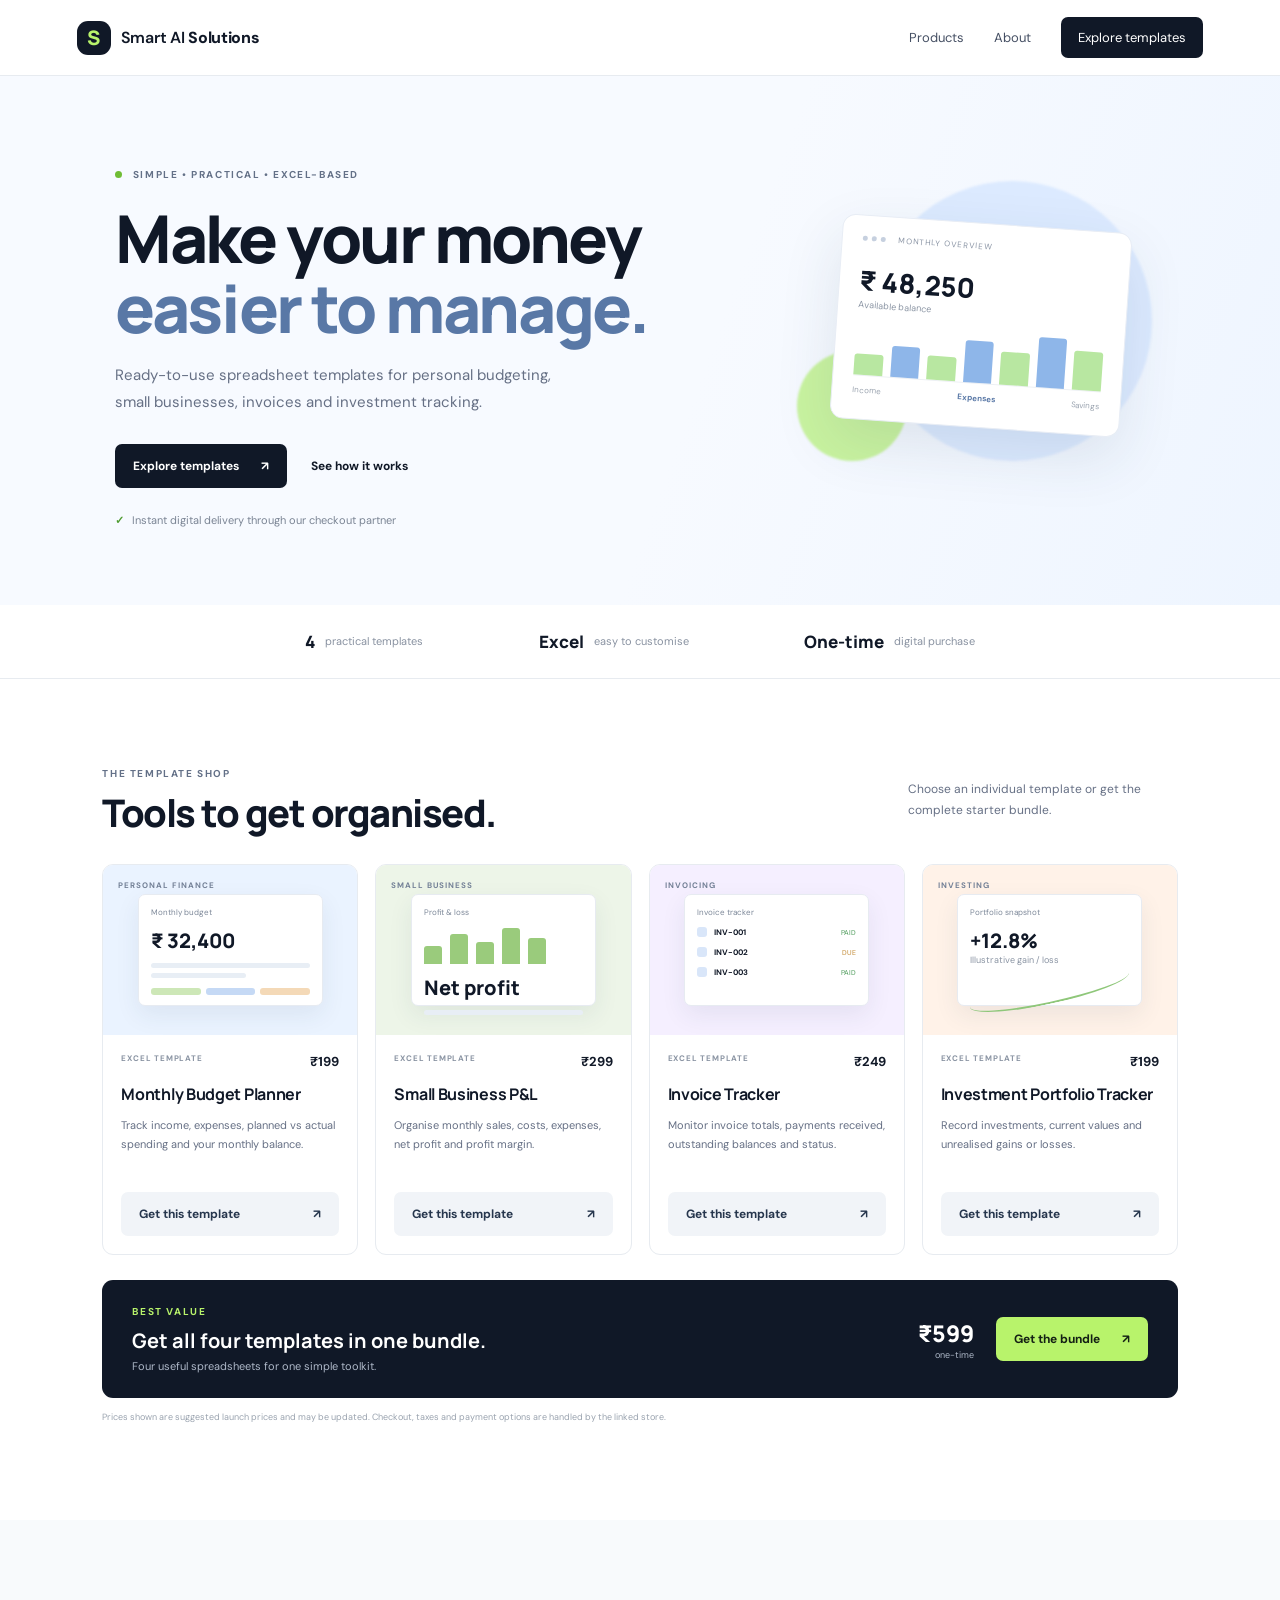
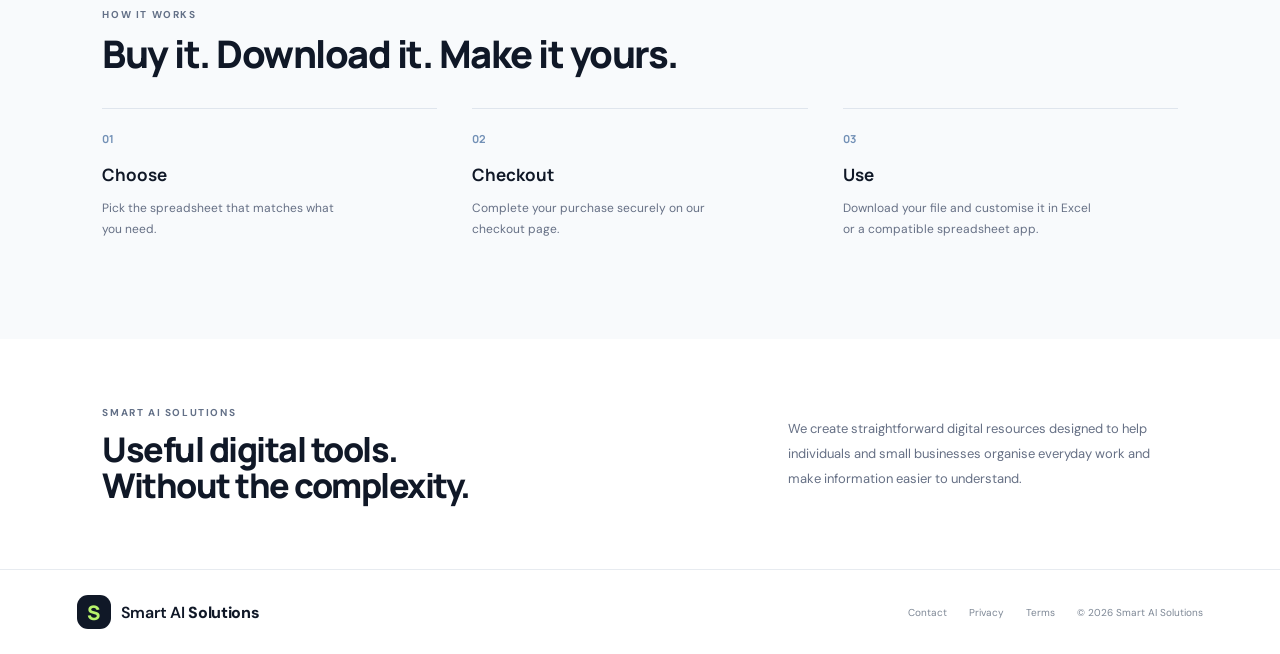
<file: index.html>
<!doctype html>
<html lang="en">
<head>
  <meta charset="utf-8">
  <meta name="viewport" content="width=device-width, initial-scale=1">
  <meta name="description" content="Practical Excel templates for budgeting, small business finance, invoices and investment tracking.">
  <meta name="theme-color" content="#101827">
  <title>Smart AI Solutions | Simple tools for smarter money management</title>
  <link rel="stylesheet" href="styles.css">
</head>
<body>
  <header class="site-header">
    <a class="brand" href="#"><span class="brand-mark">S</span><span>Smart AI <b>Solutions</b></span></a>
    <nav><a href="#products">Products</a><a href="#about">About</a><a class="nav-cta" href="#products">Explore templates</a></nav>
  </header>

  <main>
    <section class="hero">
      <div class="eyebrow"><span class="dot"></span> SIMPLE • PRACTICAL • EXCEL-BASED</div>
      <h1>Make your money<br><span>easier to manage.</span></h1>
      <p class="hero-copy">Ready-to-use spreadsheet templates for personal budgeting, small businesses, invoices and investment tracking.</p>
      <div class="hero-actions"><a class="button primary" href="#products">Explore templates <span>↗</span></a><a class="text-link" href="#about">See how it works</a></div>
      <div class="hero-note"><span>✓</span> Instant digital delivery through our checkout partner</div>
      <div class="hero-art" aria-hidden="true"><div class="orb orb-one"></div><div class="orb orb-two"></div><div class="sheet-card"><div class="sheet-top"><i></i><i></i><i></i><span>MONTHLY OVERVIEW</span></div><div class="sheet-number">₹ 48,250</div><div class="sheet-label">Available balance</div><div class="bars"><i style="height:38%"></i><i style="height:58%"></i><i style="height:45%"></i><i style="height:78%"></i><i style="height:62%"></i><i style="height:92%"></i><i style="height:72%"></i></div><div class="sheet-footer"><span>Income</span><b>Expenses</b><span>Savings</span></div></div></div>
    </section>

    <section class="trust-strip"><div><b>4</b><span>practical templates</span></div><div><b>Excel</b><span>easy to customise</span></div><div><b>One-time</b><span>digital purchase</span></div></section>

    <section class="products section" id="products">
      <div class="section-heading"><div><div class="eyebrow">THE TEMPLATE SHOP</div><h2>Tools to get organised.</h2></div><p>Choose an individual template or get the complete starter bundle.</p></div>
      <div class="product-grid">
        <article class="product-card"><div class="product-visual budget"><span class="visual-tag">PERSONAL FINANCE</span><div class="mini-window"><div class="mini-head">Monthly budget</div><div class="mini-big">₹ 32,400</div><div class="mini-line"></div><div class="mini-line short"></div><div class="mini-pills"><i></i><i></i><i></i></div></div></div><div class="product-info"><div class="product-meta">EXCEL TEMPLATE <span>₹199</span></div><h3>Monthly Budget Planner</h3><p>Track income, expenses, planned vs actual spending and your monthly balance.</p><a class="button product-buy" data-product="budget" href="https://payhip.com/" target="_blank" rel="noopener">Get this template <span>↗</span></a></div></article>
        <article class="product-card"><div class="product-visual business"><span class="visual-tag">SMALL BUSINESS</span><div class="mini-window"><div class="mini-head">Profit & loss</div><div class="mini-bars"><i></i><i></i><i></i><i></i><i></i></div><div class="mini-big">Net profit</div><div class="mini-line"></div></div></div><div class="product-info"><div class="product-meta">EXCEL TEMPLATE <span>₹299</span></div><h3>Small Business P&amp;L</h3><p>Organise monthly sales, costs, expenses, net profit and profit margin.</p><a class="button product-buy" data-product="pnl" href="https://payhip.com/" target="_blank" rel="noopener">Get this template <span>↗</span></a></div></article>
        <article class="product-card"><div class="product-visual invoice"><span class="visual-tag">INVOICING</span><div class="mini-window"><div class="mini-head">Invoice tracker</div><div class="invoice-row"><i></i><b>INV-001</b><em>PAID</em></div><div class="invoice-row"><i></i><b>INV-002</b><em class="pending">DUE</em></div><div class="invoice-row"><i></i><b>INV-003</b><em>PAID</em></div></div></div><div class="product-info"><div class="product-meta">EXCEL TEMPLATE <span>₹249</span></div><h3>Invoice Tracker</h3><p>Monitor invoice totals, payments received, outstanding balances and status.</p><a class="button product-buy" data-product="invoice" href="https://payhip.com/" target="_blank" rel="noopener">Get this template <span>↗</span></a></div></article>
        <article class="product-card"><div class="product-visual invest"><span class="visual-tag">INVESTING</span><div class="mini-window"><div class="mini-head">Portfolio snapshot</div><div class="mini-big">+12.8%</div><div class="mini-label">Illustrative gain / loss</div><div class="portfolio-line"></div></div></div><div class="product-info"><div class="product-meta">EXCEL TEMPLATE <span>₹199</span></div><h3>Investment Portfolio Tracker</h3><p>Record investments, current values and unrealised gains or losses.</p><a class="button product-buy" data-product="investment" href="https://payhip.com/" target="_blank" rel="noopener">Get this template <span>↗</span></a></div></article>
      </div>
      <div class="bundle"><div><div class="eyebrow">BEST VALUE</div><h3>Get all four templates in one bundle.</h3><p>Four useful spreadsheets for one simple toolkit.</p></div><div class="bundle-action"><div class="bundle-price">₹599 <small>one-time</small></div><a class="button primary" data-product="bundle" href="https://payhip.com/" target="_blank" rel="noopener">Get the bundle <span>↗</span></a></div></div>
      <p class="small-print">Prices shown are suggested launch prices and may be updated. Checkout, taxes and payment options are handled by the linked store.</p>
    </section>

    <section class="how section" id="about"><div class="eyebrow">HOW IT WORKS</div><h2>Buy it. Download it. Make it yours.</h2><div class="steps"><div><span>01</span><h3>Choose</h3><p>Pick the spreadsheet that matches what you need.</p></div><div><span>02</span><h3>Checkout</h3><p>Complete your purchase securely on our checkout page.</p></div><div><span>03</span><h3>Use</h3><p>Download your file and customise it in Excel or a compatible spreadsheet app.</p></div></div></section>

    <section class="about-band"><div><div class="eyebrow">SMART AI SOLUTIONS</div><h2>Useful digital tools.<br>Without the complexity.</h2></div><p>We create straightforward digital resources designed to help individuals and small businesses organise everyday work and make information easier to understand.</p></section>
  </main>

  <footer><a class="brand" href="#"><span class="brand-mark">S</span><span>Smart AI <b>Solutions</b></span></a><div class="footer-links"><a href="mailto:YOUR_EMAIL@example.com">Contact</a><a href="privacy.html">Privacy</a><a href="terms.html">Terms</a><span>© <span id="year"></span> Smart AI Solutions</span></div></footer>
  <script src="script.js"></script>
</body>
</html>
</file>
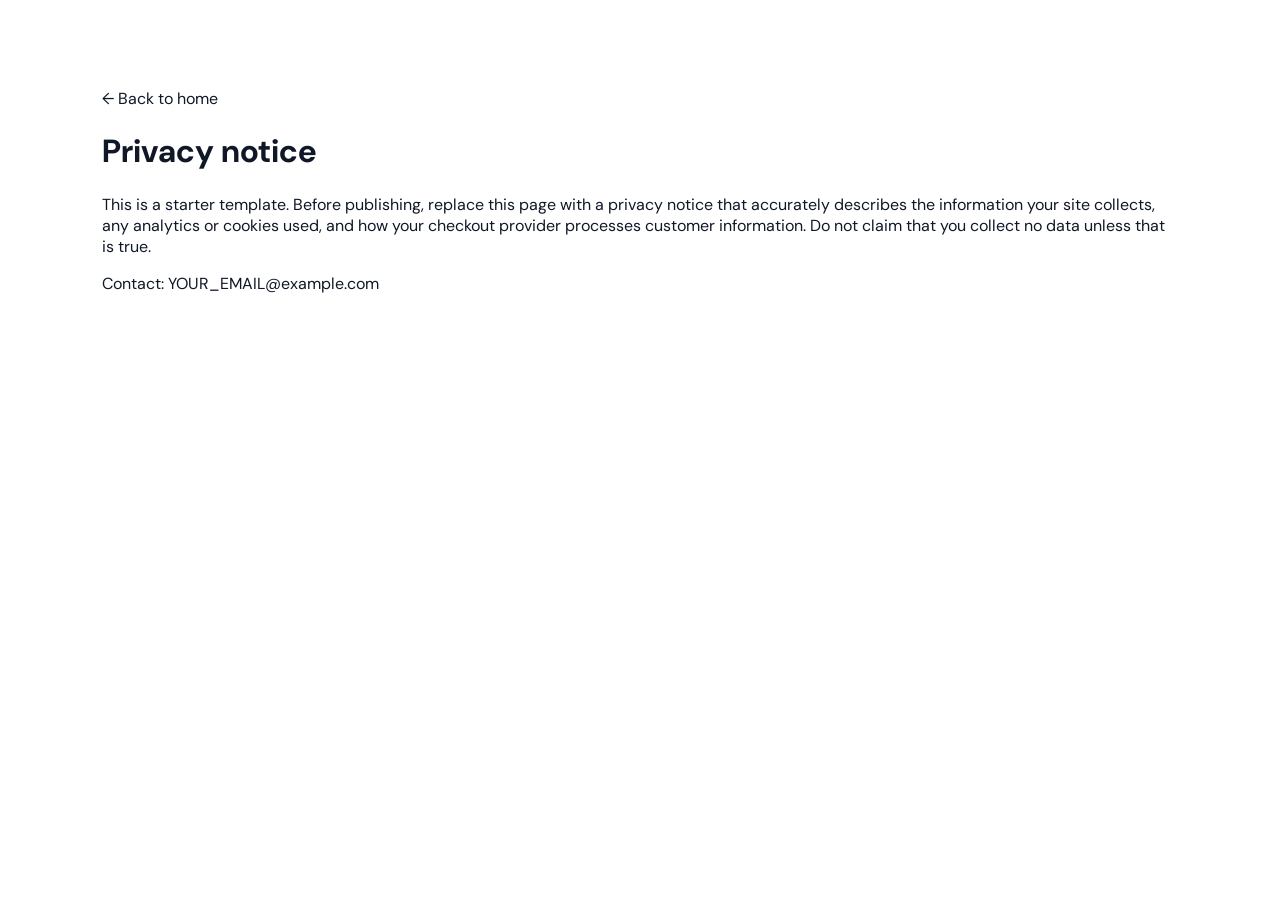
<file: privacy.html>
<!doctype html><html lang="en"><head><meta charset="utf-8"><meta name="viewport" content="width=device-width,initial-scale=1"><title>Privacy | Smart AI Solutions</title><link rel="stylesheet" href="styles.css"></head><body><main class="section"><a href="index.html">← Back to home</a><h1>Privacy notice</h1><p>This is a starter template. Before publishing, replace this page with a privacy notice that accurately describes the information your site collects, any analytics or cookies used, and how your checkout provider processes customer information. Do not claim that you collect no data unless that is true.</p><p>Contact: YOUR_EMAIL@example.com</p></main></body></html>
</file>
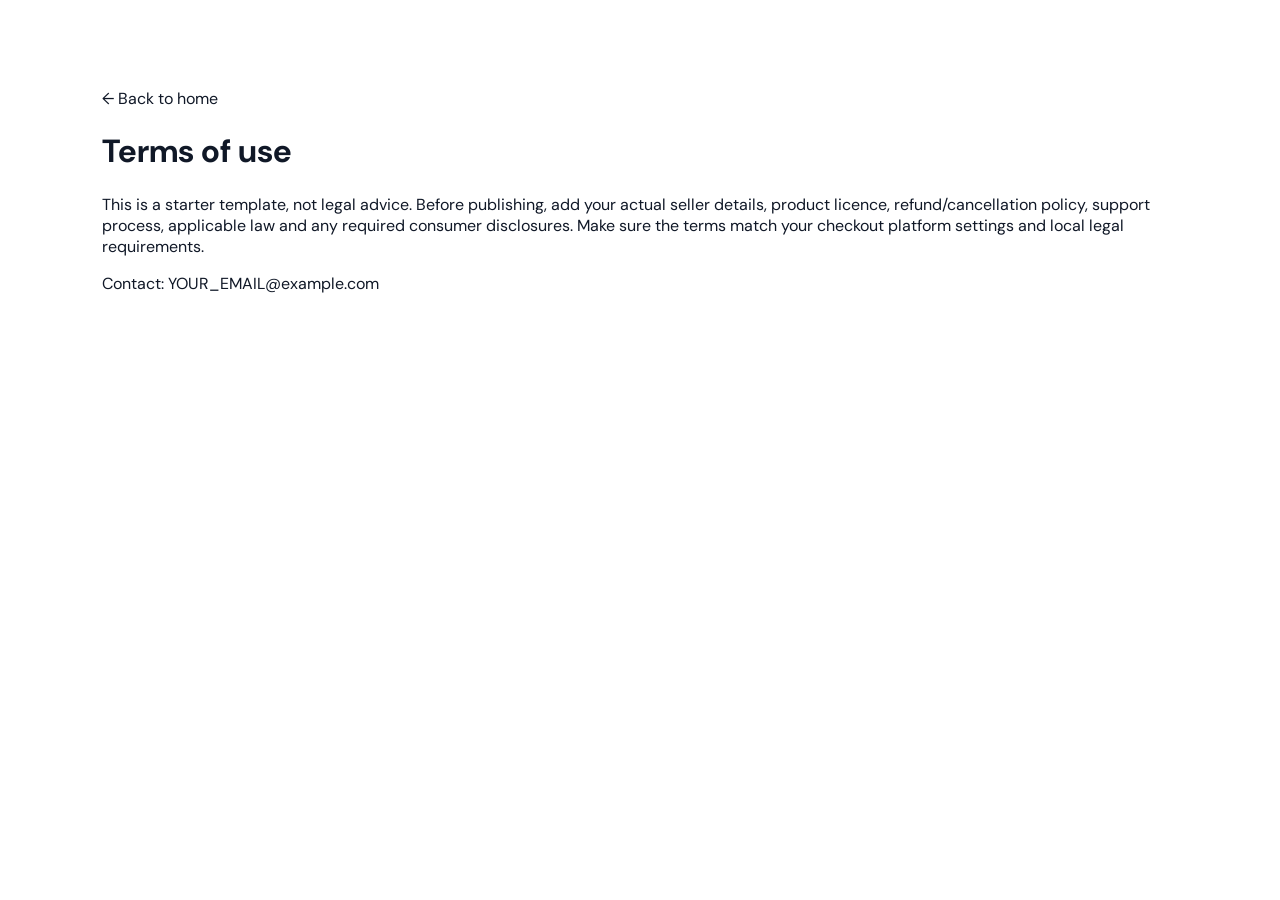
<file: terms.html>
<!doctype html><html lang="en"><head><meta charset="utf-8"><meta name="viewport" content="width=device-width,initial-scale=1"><title>Terms | Smart AI Solutions</title><link rel="stylesheet" href="styles.css"></head><body><main class="section"><a href="index.html">← Back to home</a><h1>Terms of use</h1><p>This is a starter template, not legal advice. Before publishing, add your actual seller details, product licence, refund/cancellation policy, support process, applicable law and any required consumer disclosures. Make sure the terms match your checkout platform settings and local legal requirements.</p><p>Contact: YOUR_EMAIL@example.com</p></main></body></html>
</file>
<file: styles.css>
@import url('https://fonts.googleapis.com/css2?family=DM+Sans:wght@400;500;600;700&family=Manrope:wght@400;500;600;700;800&display=swap');
:root{--ink:#101827;--muted:#667085;--line:#e7ebf0;--green:#b8f36b;--blue:#dceaff;--paper:#f8fafc}
*{box-sizing:border-box}html{scroll-behavior:smooth}body{margin:0;color:var(--ink);font-family:'DM Sans',Arial,sans-serif;background:#fff}a{color:inherit;text-decoration:none}.site-header{height:76px;display:flex;align-items:center;justify-content:space-between;padding:0 max(6vw,24px);border-bottom:1px solid var(--line)}.brand{display:flex;align-items:center;gap:10px;font-weight:600;letter-spacing:-.3px}.brand b{font-weight:800}.brand-mark{width:34px;height:34px;border-radius:11px;background:var(--ink);color:var(--green);display:grid;place-items:center;font-family:Manrope;font-weight:800;font-size:20px}.site-header nav{display:flex;align-items:center;gap:30px;font-size:13px;color:#465064}.nav-cta{background:var(--ink);color:#fff;padding:12px 17px;border-radius:7px}.hero{position:relative;overflow:hidden;min-height:515px;padding:92px max(9vw,28px) 78px;background:linear-gradient(110deg,#f7faff 0%,#f7faff 55%,#eef5ff 100%)}.eyebrow{font-size:10px;font-weight:700;letter-spacing:1.6px;color:#637087}.dot{display:inline-block;width:7px;height:7px;background:#70bd36;border-radius:50%;margin-right:7px}.hero h1,.section h2,.about-band h2{font-family:Manrope,Arial,sans-serif;letter-spacing:-2.4px;font-size:clamp(42px,5.2vw,66px);line-height:1.06;margin:23px 0 18px;font-weight:800}.hero h1 span{color:#5978a6}.hero-copy{max-width:450px;color:#667085;line-height:1.8;font-size:15px}.hero-actions{display:flex;align-items:center;gap:24px;margin-top:28px}.button{display:inline-flex;align-items:center;justify-content:center;gap:22px;border:0;border-radius:7px;padding:14px 18px;font-size:12px;font-weight:700;transition:transform .2s,background .2s}.button:hover{transform:translateY(-2px)}.primary{background:var(--ink);color:#fff}.primary:hover{background:#263a57}.text-link{font-size:12px;font-weight:700}.hero-note{font-size:11px;color:#7a8494;margin-top:25px}.hero-note span{color:#4f9b30;font-weight:800;margin-right:5px}.hero-art{position:absolute;right:10%;top:105px;width:360px;height:300px}.orb{position:absolute;border-radius:50%;filter:blur(1px)}.orb-one{width:280px;height:280px;background:#dceaff;right:0;top:0}.orb-two{width:110px;height:110px;background:#c9f3a0;right:245px;top:170px}.sheet-card{position:absolute;width:290px;height:205px;background:#fff;border:1px solid #e8edf5;border-radius:13px;box-shadow:0 22px 60px #273c5b1c;right:26px;top:42px;padding:17px 20px;transform:rotate(4deg)}.sheet-top{display:flex;align-items:center;gap:4px;color:#8b95a5;font-size:8px;letter-spacing:1px}.sheet-top i{width:5px;height:5px;background:#c6d0df;border-radius:50%}.sheet-top span{margin-left:8px}.sheet-number{font:800 27px Manrope;margin-top:19px}.sheet-label,.mini-label{font-size:9px;color:#8a94a3}.bars{height:55px;display:flex;align-items:end;gap:8px;margin-top:10px;border-bottom:1px solid #edf0f4}.bars i{display:block;flex:1;background:#b8e7a1;border-radius:3px 3px 0 0}.bars i:nth-child(2n){background:#8eb6e9}.sheet-footer{display:flex;justify-content:space-between;font-size:8px;color:#9aa3af;margin-top:9px}.sheet-footer b{color:#5978a6}.trust-strip{display:flex;justify-content:center;gap:clamp(35px,9vw,130px);padding:25px 20px;border-bottom:1px solid var(--line)}.trust-strip div{display:flex;align-items:center;gap:10px}.trust-strip b{font:800 17px Manrope}.trust-strip span{font-size:11px;color:#8992a1}.section{padding:88px max(8vw,24px)}.section-heading{display:flex;justify-content:space-between;align-items:end;margin-bottom:32px}.section h2,.about-band h2{font-size:38px;letter-spacing:-1.5px;margin:12px 0 0}.section-heading>p{font-size:12px;line-height:1.7;color:var(--muted);max-width:270px}.product-grid{display:grid;grid-template-columns:repeat(4,1fr);gap:17px}.product-card{border:1px solid var(--line);border-radius:11px;overflow:hidden;background:#fff}.product-visual{height:170px;position:relative;display:grid;place-items:center;overflow:hidden}.budget{background:#eaf3ff}.business{background:#edf5e8}.invoice{background:#f5efff}.invest{background:#fff2e8}.visual-tag{position:absolute;top:15px;left:15px;font-size:8px;letter-spacing:1px;font-weight:700;color:#738096}.mini-window{width:185px;height:112px;background:#fff;border:1px solid #e7ebf1;border-radius:7px;padding:12px;box-shadow:0 9px 24px #253b5a14}.mini-head{font-size:8px;color:#7c8798}.mini-big{font:800 20px Manrope;margin-top:10px}.mini-line{height:5px;background:#e8eef5;border-radius:4px;margin-top:9px}.mini-line.short{width:60%;margin-top:5px}.mini-pills{display:flex;gap:5px;margin-top:10px}.mini-pills i{height:7px;flex:1;border-radius:3px;background:#cde7b7}.mini-pills i:nth-child(2){background:#c5d9f5}.mini-pills i:nth-child(3){background:#f4d9b7}.mini-bars{height:40px;display:flex;align-items:end;gap:8px;margin:7px 0}.mini-bars i{width:18px;background:#9acb7c;border-radius:3px 3px 0 0}.mini-bars i:nth-child(1){height:45%}.mini-bars i:nth-child(2){height:75%}.mini-bars i:nth-child(3){height:55%}.mini-bars i:nth-child(4){height:90%}.mini-bars i:nth-child(5){height:65%}.invoice-row{display:flex;align-items:center;gap:7px;margin-top:10px;font-size:8px}.invoice-row i{width:10px;height:10px;border-radius:3px;background:#d9e6f9}.invoice-row em{font-style:normal;font-size:7px;color:#4b9a58;margin-left:auto}.invoice-row em.pending{color:#c28a35}.portfolio-line{height:28px;margin-top:10px;border-bottom:2px solid #8fc77a;border-radius:50%;transform:skewY(-12deg)}.product-info{padding:18px}.product-meta{display:flex;justify-content:space-between;font-size:8px;letter-spacing:.8px;color:#8993a2;font-weight:700}.product-meta span{font-size:13px;letter-spacing:0;color:var(--ink)}.product-info h3{font:700 16px Manrope;margin:13px 0 8px;letter-spacing:-.3px}.product-info p{font-size:11px;line-height:1.7;color:var(--muted);min-height:57px}.product-buy{margin-top:8px;width:100%;background:#f1f4f8;color:#26364d;justify-content:space-between}.product-buy:hover{background:#e6edf7}.bundle{margin-top:25px;padding:25px 30px;border-radius:11px;background:#101827;color:#fff;display:flex;align-items:center;justify-content:space-between}.bundle .eyebrow{color:#b8f36b}.bundle h3{font:700 20px Manrope;margin:9px 0 5px}.bundle p{font-size:11px;color:#aeb8c8;margin:0}.bundle-action{display:flex;align-items:center;gap:22px}.bundle-price{font:800 23px Manrope}.bundle-price small{display:block;font:400 9px 'DM Sans';color:#aeb8c8;text-align:right}.bundle .primary{background:var(--green);color:#142014}.small-print{font-size:9px;color:#9aa3af;margin-top:13px}.how{background:#f8fafc}.how h2{margin-bottom:35px}.steps{display:grid;grid-template-columns:repeat(3,1fr);gap:35px}.steps>div{border-top:1px solid #dfe5ed;padding-top:18px}.steps span{font:700 11px Manrope;color:#7290b6}.steps h3{font:700 17px Manrope;margin:15px 0 6px}.steps p{font-size:12px;line-height:1.7;color:var(--muted);max-width:250px}.about-band{padding:65px max(8vw,24px);display:flex;justify-content:space-between;align-items:center;gap:50px}.about-band h2{font-size:34px}.about-band>p{max-width:390px;font-size:13px;line-height:1.9;color:var(--muted)}footer{border-top:1px solid var(--line);padding:25px max(6vw,24px);display:flex;align-items:center;justify-content:space-between}.footer-links{display:flex;gap:22px;align-items:center;font-size:10px;color:#7d8795}
@media(max-width:900px){.hero-art{right:2%;opacity:.55}.product-grid{grid-template-columns:repeat(2,1fr)}.hero{padding-left:7vw}.hero-copy{max-width:390px}.section{padding:70px 6vw}}
@media(max-width:620px){.site-header{height:65px}.site-header nav{gap:13px}.site-header nav a:not(.nav-cta){display:none}.nav-cta{padding:10px 12px}.hero{min-height:540px;padding:72px 25px 45px}.hero-art{top:290px;right:-15px;transform:scale(.75);transform-origin:top right;opacity:.85}.hero h1{font-size:46px}.hero-copy{font-size:13px;max-width:330px}.trust-strip{gap:15px;justify-content:space-around}.trust-strip div{display:block;text-align:center}.trust-strip b{display:block}.trust-strip span{font-size:9px}.section-heading{display:block}.section-heading>p{margin-top:14px}.section h2{font-size:32px}.product-grid{gap:10px}.product-visual{height:135px}.mini-window{transform:scale(.85)}.product-info{padding:12px}.product-info h3{font-size:14px}.product-info p{font-size:10px;min-height:76px}.product-meta{font-size:7px}.product-meta span{font-size:12px}.product-buy{font-size:10px;padding:11px 9px}.bundle{display:block;padding:22px}.bundle-action{margin-top:18px;justify-content:space-between}.steps{grid-template-columns:1fr;gap:20px}.about-band{display:block}.about-band>p{margin-top:20px}footer{display:block}.footer-links{flex-wrap:wrap;margin-top:20px;gap:13px}}
</file>
